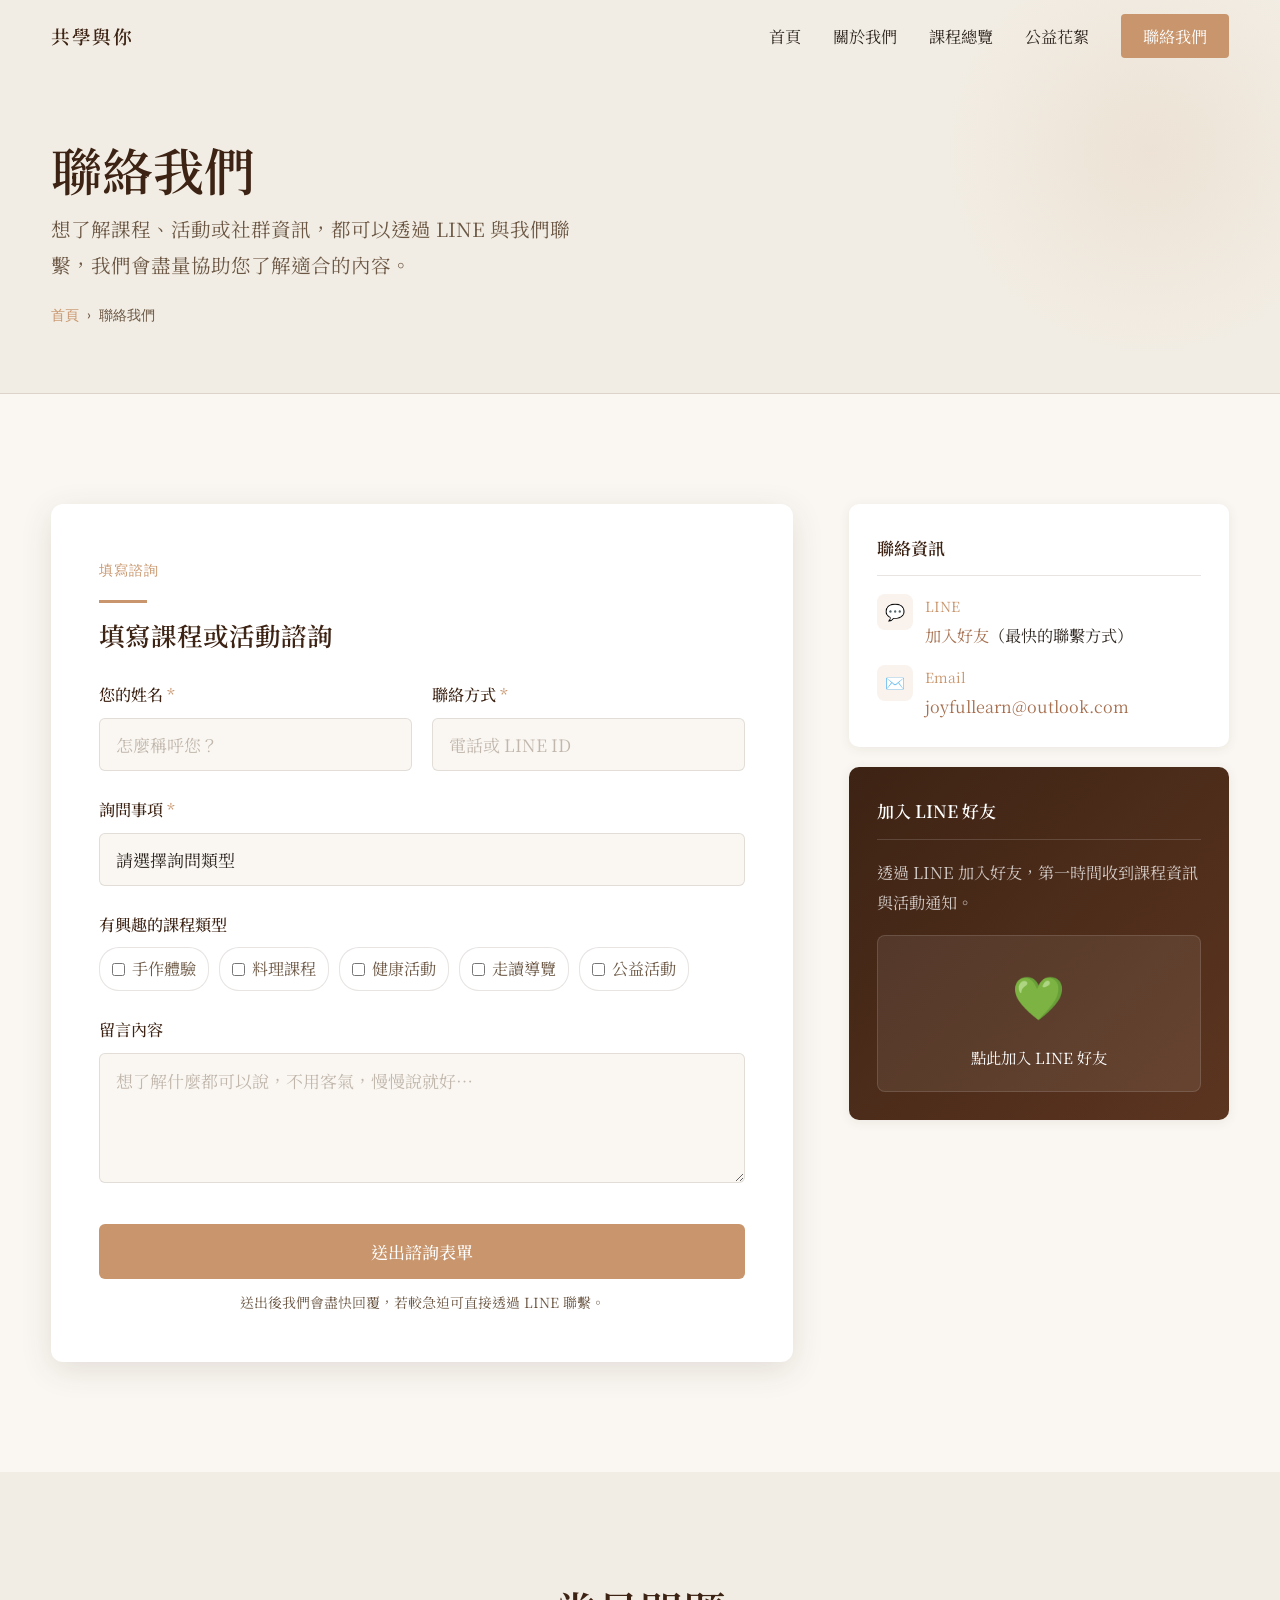
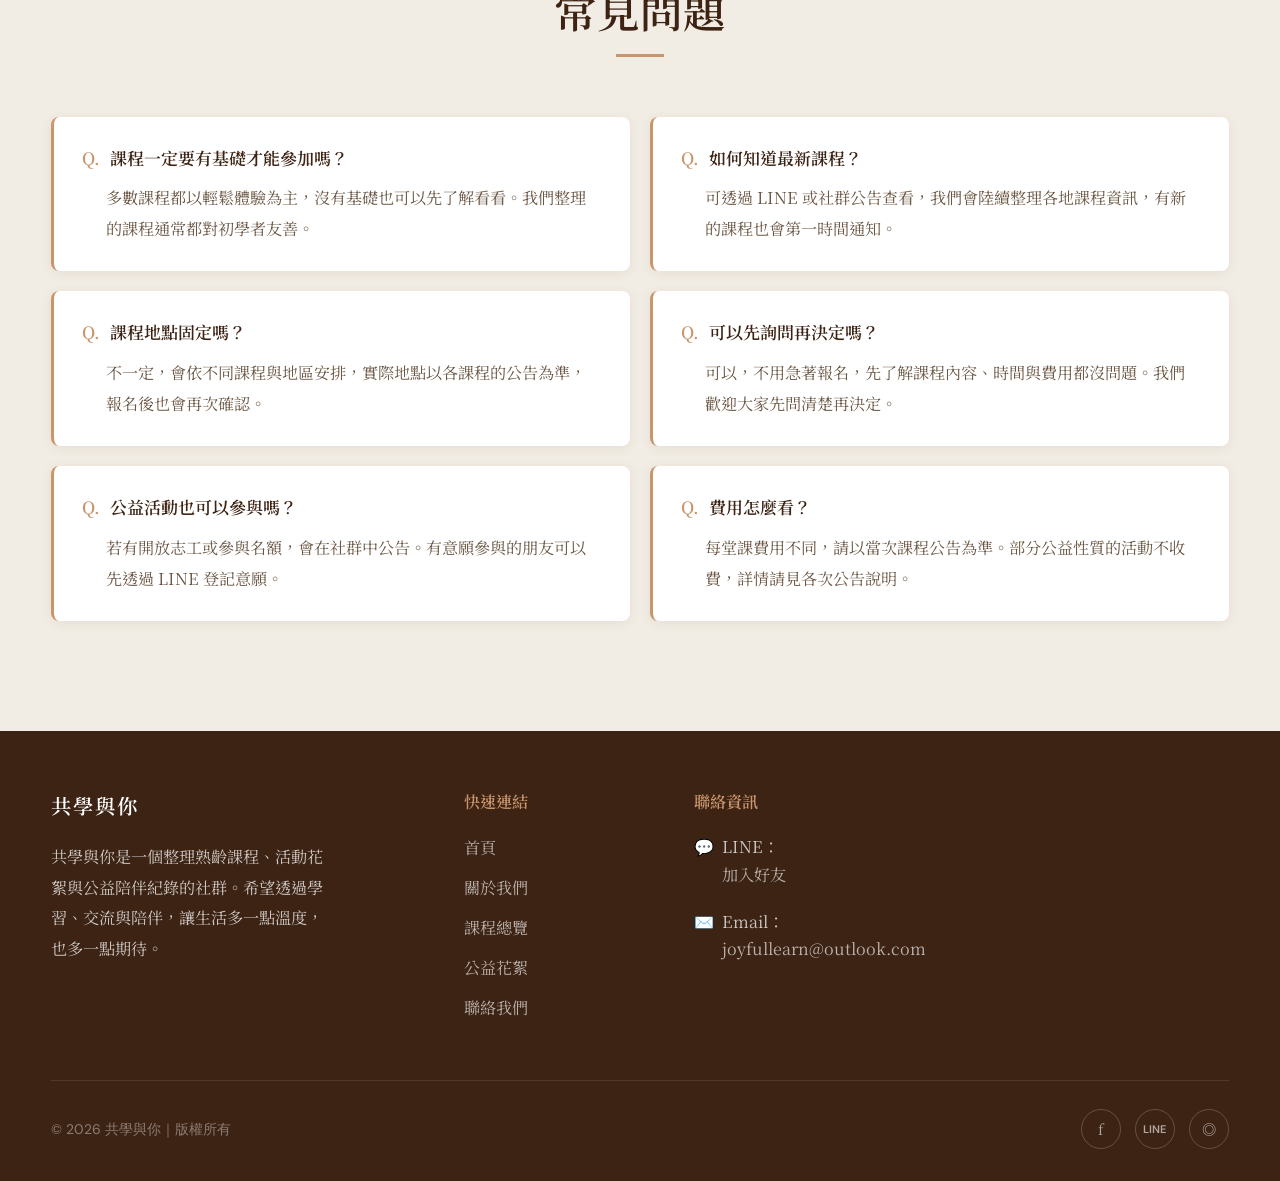
<file: contact.html>
<!DOCTYPE html>
<html lang="zh-TW">
<head>
<meta charset="UTF-8">
<link rel="icon" type="image/png" href="/images/favicon.png">
<meta name="viewport" content="width=device-width, initial-scale=1.0">
<title>聯絡我們｜課程詢問、活動報名與 LINE 諮詢 — 共學與你</title>
<meta name="description" content="想了解共學與你的熟齡課程、活動報名或公益參與資訊，歡迎透過 LINE 加入好友或填寫表單詢問，也可寄信至 joyfullearn@outlook.com，我們會盡快回覆。">
<meta name="keywords" content="共學與你聯絡,課程詢問,LINE課程報名,熟齡課程諮詢,活動報名,公益志工報名,LINE詢問">
<link rel="canonical" href="https://learnwithyou.tw/contact.html">
<meta property="og:type" content="website">
<meta property="og:title" content="聯絡我們｜課程詢問、活動報名與 LINE 諮詢 — 共學與你">
<meta property="og:description" content="想了解共學與你的熟齡課程或公益活動，歡迎透過 LINE 加入好友或填寫表單與我們聯繫。">
<meta property="og:url" content="https://learnwithyou.tw/contact.html">
<meta property="og:image" content="https://learnwithyou.tw/images/og-image.jpg">
<meta property="og:image:width" content="1200">
<meta property="og:image:height" content="630">
<meta property="og:site_name" content="共學與你">
<meta property="og:locale" content="zh_TW">
<meta name="twitter:card" content="summary_large_image">
<meta name="twitter:title" content="聯絡我們｜課程詢問、活動報名與 LINE 諮詢 — 共學與你">
<meta name="twitter:description" content="想了解共學與你的熟齡課程或公益活動，歡迎透過 LINE 或表單與我們聯繫。">
<meta name="twitter:image" content="https://learnwithyou.tw/images/og-image.jpg">
<link rel="stylesheet" href="css/global.css">
<style>
.contact-layout {
  display: grid;
  grid-template-columns: 1fr 380px;
  gap: 56px;
  align-items: start;
}
.contact-form-card {
  background: white;
  border-radius: 12px;
  padding: 48px;
  box-shadow: var(--shadow-md);
}
.form-group { margin-bottom: 24px; }
.form-label {
  display: block;
  font-family: 'Noto Serif TC', serif;
  font-size: var(--fs-sm);
  font-weight: 500;
  color: var(--bark);
  margin-bottom: 8px;
}
.form-label span { color: var(--gold); }
.form-control {
  width: 100%;
  padding: 13px 16px;
  border: 1.5px solid var(--border);
  border-radius: 6px;
  font-family: 'Noto Serif TC', serif;
  font-size: var(--fs-md);
  color: var(--charcoal);
  background: var(--cream);
  transition: border-color .25s, box-shadow .25s;
  outline: none;
  -webkit-appearance: none;
  min-height: 50px;
}
.form-control:focus {
  border-color: var(--gold);
  box-shadow: 0 0 0 3px rgba(200,149,108,.15);
}
.form-control::placeholder { color: rgba(107,87,68,.4); }
textarea.form-control { resize: vertical; min-height: 130px; line-height: 1.7; }
select.form-control { cursor: pointer; }
.form-row { display: grid; grid-template-columns: 1fr 1fr; gap: 20px; }
.checkbox-group { display: flex; flex-wrap: wrap; gap: 10px; margin-top: 6px; }
.checkbox-group label {
  display: flex;
  align-items: center;
  gap: 7px;
  font-size: var(--fs-sm);
  color: var(--warm-mid);
  cursor: pointer;
  min-height: 40px;
  padding: 6px 12px;
  border: 1px solid var(--border);
  border-radius: 20px;
  background: white;
  transition: border-color .2s, color .2s;
}
.checkbox-group label:has(input:checked) { border-color: var(--gold); color: var(--gold-dk); }
.checkbox-group input { accent-color: var(--gold); }
.form-submit {
  width: 100%;
  padding: 15px;
  background: var(--gold);
  color: white;
  border: none;
  border-radius: 6px;
  font-family: 'Noto Serif TC', serif;
  font-size: var(--fs-md);
  font-weight: 500;
  cursor: pointer;
  transition: var(--transition);
  margin-top: 8px;
  min-height: 52px;
}
.form-submit:hover { background: var(--gold-dk); transform: translateY(-2px); box-shadow: var(--shadow-md); }
.form-note {
  font-size: var(--fs-xs);
  color: var(--warm-mid);
  text-align: center;
  margin-top: 12px;
  line-height: 1.7;
}
.success-msg {
  display: none;
  background: #e8f5e9;
  border: 1px solid #a5d6a7;
  border-radius: 8px;
  padding: 24px;
  text-align: center;
  color: #2e7d32;
  font-size: var(--fs-md);
  margin-top: 16px;
  line-height: 1.8;
}

.info-card {
  background: white;
  border-radius: 10px;
  padding: 28px;
  box-shadow: var(--shadow-sm);
  margin-bottom: 20px;
}
.info-card h3 {
  font-family: 'Noto Serif TC', serif;
  font-size: 1rem;
  font-weight: 600;
  color: var(--bark);
  margin-bottom: 18px;
  padding-bottom: 12px;
  border-bottom: 1px solid var(--border);
}
.info-item { display: flex; gap: 12px; margin-bottom: 16px; align-items: flex-start; }
.info-item:last-child { margin-bottom: 0; }
.info-icon {
  width: 36px; height: 36px;
  border-radius: 8px;
  background: rgba(200,149,108,.12);
  display: flex; align-items: center; justify-content: center;
  font-size: .95rem;
  flex-shrink: 0;
}
.info-text-label { font-size: var(--fs-xs); color: var(--gold); margin-bottom: 2px; }
.info-text-val { font-size: var(--fs-sm); color: var(--charcoal); line-height: 1.65; }

/* FAQ */
.faq-grid { display: grid; grid-template-columns: 1fr 1fr; gap: 20px; }
.faq-item {
  background: white;
  border-radius: 8px;
  padding: 28px;
  box-shadow: var(--shadow-sm);
  border-left: 3px solid var(--gold);
}
.faq-q {
  font-family: 'Noto Serif TC', serif;
  font-size: 1rem;
  font-weight: 600;
  color: var(--bark);
  margin-bottom: 12px;
  display: flex;
  gap: 10px;
  line-height: 1.5;
}
.faq-q::before { content: 'Q.'; color: var(--gold); flex-shrink: 0; }
.faq-a { font-size: var(--fs-sm); color: var(--warm-mid); line-height: 1.9; padding-left: 24px; }

@media (max-width: 1100px) { .contact-layout { grid-template-columns: 1fr; } .contact-form-card { padding: 32px 24px; } }
@media (max-width: 640px) { .form-row { grid-template-columns: 1fr; } .faq-grid { grid-template-columns: 1fr; } }
</style>
</head>
<body>

<nav id="navbar">
  <div class="container nav-inner">
    <a href="index.html" class="nav-logo"><span class="logo-cn">共學與你</span></a>
    <ul class="nav-links">
      <li><a href="index.html">首頁</a></li>
      <li><a href="about.html">關於我們</a></li>
      <li><a href="courses.html">課程總覽</a></li>
      <li><a href="gallery.html">公益花絮</a></li>
      <li><a href="contact.html" class="nav-cta active">聯絡我們</a></li>
    </ul>
    <button class="hamburger"><span></span><span></span><span></span></button>
  </div>
</nav>
<nav class="mobile-menu">
  <a href="index.html">首頁</a><a href="about.html">關於我們</a>
  <a href="courses.html">課程總覽</a><a href="gallery.html">公益花絮</a><a href="contact.html">聯絡我們</a>
</nav>

<div class="page-hero">
  <div class="container">
    <h1 class="section-heading" style="font-size:clamp(2rem,5vw,3rem);margin-top:0;">聯絡我們</h1>
    <p class="section-sub">想了解課程、活動或社群資訊，都可以透過 LINE 與我們聯繫，我們會盡量協助您了解適合的內容。</p>
    <nav class="breadcrumb"><a href="index.html">首頁</a><span>›</span><span>聯絡我們</span></nav>
  </div>
</div>

<section class="section" style="background:var(--cream);">
  <div class="container">
    <div class="contact-layout">
      <!-- Form -->
      <div class="contact-form-card reveal">
        <span class="label">填寫諮詢</span>
        <div class="divider"></div>
        <h2 class="section-heading" style="font-size:1.5rem;margin-bottom:28px;">填寫課程或活動諮詢</h2>

        <form id="contactForm">
          <div class="form-row">
            <div class="form-group">
              <label class="form-label">您的姓名 <span>*</span></label>
              <input type="text" class="form-control" placeholder="怎麼稱呼您？" required>
            </div>
            <div class="form-group">
              <label class="form-label">聯絡方式 <span>*</span></label>
              <input type="text" class="form-control" placeholder="電話或 LINE ID" required>
            </div>
          </div>
          <div class="form-group">
            <label class="form-label">詢問事項 <span>*</span></label>
            <select class="form-control" required>
              <option value="" disabled selected>請選擇詢問類型</option>
              <option>課程詢問</option>
              <option>活動詢問</option>
              <option>公益活動</option>
              <option>合作洽談</option>
              <option>其他問題</option>
            </select>
          </div>
          <div class="form-group">
            <label class="form-label">有興趣的課程類型</label>
            <div class="checkbox-group">
              <label><input type="checkbox"> 手作體驗</label>
              <label><input type="checkbox"> 料理課程</label>
              <label><input type="checkbox"> 健康活動</label>
              <label><input type="checkbox"> 走讀導覽</label>
              <label><input type="checkbox"> 公益活動</label>
            </div>
          </div>
          <div class="form-group">
            <label class="form-label">留言內容</label>
            <textarea class="form-control" placeholder="想了解什麼都可以說，不用客氣，慢慢說就好…"></textarea>
          </div>
          <button type="submit" class="form-submit">送出諮詢表單</button>
          <p class="form-note">送出後我們會盡快回覆，若較急迫可直接透過 LINE 聯繫。</p>
        </form>
        <div class="success-msg" id="successMsg">
          感謝您的來信！我們已收到您的訊息，<br>會盡快與您聯繫，請稍待。
        </div>
      </div>

      <!-- Sidebar -->
      <aside>
        <div class="info-card reveal">
          <h3>聯絡資訊</h3>
          <div class="info-item">
            <div class="info-icon">💬</div>
            <div>
              <div class="info-text-label">LINE</div>
              <div class="info-text-val"><a href="https://line.me/ti/p/5mhVN8X2p-" target="_blank" style="color:var(--gold-dk);">加入好友</a>（最快的聯繫方式）</div>
            </div>
          </div>
          <div class="info-item">
            <div class="info-icon">✉️</div>
            <div>
              <div class="info-text-label">Email</div>
              <div class="info-text-val"><a href="mailto:joyfullearn@outlook.com" style="color:var(--gold-dk);">joyfullearn@outlook.com</a></div>
            </div>
          </div>
        </div>

        <div class="info-card reveal" style="background:linear-gradient(135deg,var(--bark),#5C3520);border:none;">
          <h3 style="color:white;border-bottom-color:rgba(255,255,255,.15);">加入 LINE 好友</h3>
          <p style="font-size:var(--fs-sm);color:rgba(255,255,255,.75);line-height:1.85;margin-bottom:18px;">透過 LINE 加入好友，第一時間收到課程資訊與活動通知。</p>
          <a href="https://line.me/ti/p/5mhVN8X2p-" target="_blank" style="display:block;background:rgba(255,255,255,.08);border-radius:8px;padding:20px;text-align:center;border:1px solid rgba(255,255,255,.12);text-decoration:none;transition:background .2s;" onmouseover="this.style.background='rgba(255,255,255,.15)'" onmouseout="this.style.background='rgba(255,255,255,.08)'">
            <div style="font-size:2.5rem;margin-bottom:8px;">💚</div>
            <div style="font-family:'Noto Serif TC',serif;font-size:.9rem;color:white;">點此加入 LINE 好友</div>
          </a>
        </div>
      </aside>
    </div>
  </div>
</section>

<!-- FAQ -->
<section class="section" style="background:var(--ivory);">
  <div class="container">
    <div class="section-header text-center">
      <h2 class="section-heading">常見問題</h2>
      <div class="divider"></div>
    </div>
    <div class="faq-grid">
      <div class="faq-item reveal">
        <div class="faq-q">課程一定要有基礎才能參加嗎？</div>
        <div class="faq-a">多數課程都以輕鬆體驗為主，沒有基礎也可以先了解看看。我們整理的課程通常都對初學者友善。</div>
      </div>
      <div class="faq-item reveal reveal-delay-1">
        <div class="faq-q">如何知道最新課程？</div>
        <div class="faq-a">可透過 LINE 或社群公告查看，我們會陸續整理各地課程資訊，有新的課程也會第一時間通知。</div>
      </div>
      <div class="faq-item reveal reveal-delay-2">
        <div class="faq-q">課程地點固定嗎？</div>
        <div class="faq-a">不一定，會依不同課程與地區安排，實際地點以各課程的公告為準，報名後也會再次確認。</div>
      </div>
      <div class="faq-item reveal reveal-delay-3">
        <div class="faq-q">可以先詢問再決定嗎？</div>
        <div class="faq-a">可以，不用急著報名，先了解課程內容、時間與費用都沒問題。我們歡迎大家先問清楚再決定。</div>
      </div>
      <div class="faq-item reveal">
        <div class="faq-q">公益活動也可以參與嗎？</div>
        <div class="faq-a">若有開放志工或參與名額，會在社群中公告。有意願參與的朋友可以先透過 LINE 登記意願。</div>
      </div>
      <div class="faq-item reveal reveal-delay-1">
        <div class="faq-q">費用怎麼看？</div>
        <div class="faq-a">每堂課費用不同，請以當次課程公告為準。部分公益性質的活動不收費，詳情請見各次公告說明。</div>
      </div>
    </div>
  </div>
</section>

<footer class="site-footer">
  <div class="container">
    <div class="footer-grid">
      <div class="footer-brand">
        <span class="logo-cn">共學與你</span>
        <p>共學與你是一個整理熟齡課程、活動花絮與公益陪伴紀錄的社群。希望透過學習、交流與陪伴，讓生活多一點溫度，也多一點期待。</p>
      </div>
      <div class="footer-col">
        <h4>快速連結</h4>
        <a href="index.html">首頁</a><a href="about.html">關於我們</a>
        <a href="courses.html">課程總覽</a><a href="gallery.html">公益花絮</a><a href="contact.html">聯絡我們</a>
      </div>
      <div class="footer-col footer-contact">
        <h4>聯絡資訊</h4>
        <p><span>💬</span><span>LINE：<a href="https://line.me/ti/p/5mhVN8X2p-" target="_blank" style="color:rgba(255,255,255,.65);">加入好友</a></span></p>
        <p><span>✉️</span><span>Email：<a href="mailto:joyfullearn@outlook.com" style="color:rgba(255,255,255,.65);">joyfullearn@outlook.com</a></span></p>
      </div>
    </div>
    <div class="footer-bottom">
      <p>© 2026 共學與你｜版權所有</p>
      <div class="social-links">
        <a href="https://www.facebook.com/profile.php?id=61590609484380" target="_blank" aria-label="Facebook">f</a>
        <a href="https://line.me/ti/p/5mhVN8X2p-" target="_blank" aria-label="LINE" style="font-family:'DM Sans',sans-serif;font-size:.65rem;font-weight:600;">LINE</a>
        <a href="#" aria-label="Instagram">◎</a>
      </div>
    </div>
  </div>
</footer>
<script src="js/nav.js"></script>
<script>
document.getElementById('contactForm').addEventListener('submit', function(e) {
  e.preventDefault();
  this.style.display = 'none';
  const msg = document.getElementById('successMsg');
  msg.style.display = 'block';
  window.scrollTo({ top: msg.offsetTop - 120, behavior: 'smooth' });
});
</script>
</body>
</html>
</file>
<file: css/global.css>
/* ===========================
   共學與你 — Global Stylesheet
   =========================== */

@import url('https://fonts.googleapis.com/css2?family=Noto+Serif+TC:wght@300;400;500;600;700&family=DM+Sans:wght@300;400;500&display=swap');

/* ── Design Tokens ── */
:root {
  --cream:    #FAF7F2;
  --ivory:    #F2EDE4;
  --gold:     #C8956C;
  --gold-dk:  #A67050;
  --rust:     #8B4A2F;
  --bark:     #3D2314;
  --sage:     #7A9E87;
  --charcoal: #2E2620;
  --warm-mid: #6B5744;
  --border:   rgba(61,35,20,.12);

  --fs-xs:  0.82rem;
  --fs-sm:  0.95rem;
  --fs-md:  1rem;
  --fs-lg:  1.15rem;
  --fs-xl:  1.375rem;
  --fs-2xl: 1.75rem;
  --fs-3xl: 2.25rem;
  --fs-4xl: 3rem;

  --radius: 4px;
  --shadow-sm: 0 2px 12px rgba(61,35,20,.08);
  --shadow-md: 0 8px 32px rgba(61,35,20,.12);
  --shadow-lg: 0 20px 60px rgba(61,35,20,.16);

  --transition: 0.35s cubic-bezier(0.25, 0.46, 0.45, 0.94);
  --nav-h: 72px;
}

/* ── Reset ── */
*, *::before, *::after { box-sizing: border-box; margin: 0; padding: 0; }
html { scroll-behavior: smooth; font-size: 17px; }
body {
  font-family: 'Noto Serif TC', serif;
  background: var(--cream);
  color: var(--charcoal);
  line-height: 1.85;
  overflow-x: hidden;
}
img { display: block; max-width: 100%; }
a { text-decoration: none; color: inherit; }
ul { list-style: none; }

/* ── Typography Helpers ── */
.sans { font-family: 'DM Sans', sans-serif; }
.label {
  font-family: 'DM Sans', sans-serif;
  font-size: var(--fs-xs);
  font-weight: 500;
  letter-spacing: .06em;
  color: var(--gold);
}
.section-heading {
  font-family: 'Noto Serif TC', serif;
  font-size: clamp(1.75rem, 4vw, 2.5rem);
  color: var(--bark);
  line-height: 1.3;
  margin-bottom: .5rem;
  font-weight: 600;
}
.section-sub {
  font-size: var(--fs-lg);
  color: var(--warm-mid);
  max-width: 540px;
  line-height: 1.85;
}
.text-center { text-align: center; }
.text-center .section-sub { margin-inline: auto; }

/* ── Layout Utilities ── */
.container {
  width: min(1180px, 92vw);
  margin-inline: auto;
}
.section {
  padding-block: clamp(56px, 9vw, 110px);
}
.section-header {
  margin-bottom: clamp(36px, 5vw, 60px);
}
.divider {
  width: 48px; height: 3px;
  background: var(--gold);
  margin-block: 16px;
}
.text-center .divider { margin-inline: auto; }

/* ── Buttons ── */
.btn {
  display: inline-flex;
  align-items: center;
  gap: 8px;
  padding: 14px 30px;
  border-radius: var(--radius);
  font-family: 'Noto Serif TC', serif;
  font-size: var(--fs-md);
  font-weight: 500;
  cursor: pointer;
  border: none;
  transition: var(--transition);
  min-height: 48px;
}
.btn-primary {
  background: var(--gold);
  color: white;
}
.btn-primary:hover {
  background: var(--gold-dk);
  transform: translateY(-2px);
  box-shadow: var(--shadow-md);
}
.btn-outline {
  background: transparent;
  color: var(--bark);
  border: 1.5px solid var(--gold);
}
.btn-outline:hover {
  background: var(--gold);
  color: white;
  transform: translateY(-2px);
}
.btn-ghost {
  background: transparent;
  color: var(--gold-dk);
  padding-left: 0;
  padding-right: 0;
  min-height: unset;
}
.btn-ghost::after {
  content: '→';
  transition: transform .25s;
}
.btn-ghost:hover::after { transform: translateX(5px); }

/* ── Navigation ── */
#navbar {
  position: fixed;
  top: 0; left: 0; right: 0;
  height: var(--nav-h);
  z-index: 900;
  background: rgba(250,247,242,0);
  transition: background .4s, box-shadow .4s;
}
#navbar.scrolled {
  background: rgba(250,247,242,.97);
  box-shadow: 0 1px 0 var(--border), var(--shadow-sm);
  backdrop-filter: blur(12px);
}
.nav-inner {
  display: flex;
  align-items: center;
  justify-content: space-between;
  height: 100%;
}
.nav-logo {
  display: flex;
  flex-direction: column;
  line-height: 1.2;
}
.nav-logo .logo-cn {
  font-family: 'Noto Serif TC', serif;
  font-weight: 600;
  font-size: 1.1rem;
  color: var(--bark);
  letter-spacing: .08em;
}
/* 隱藏英文副標 */
.nav-logo .logo-en {
  display: none;
}
.nav-links {
  display: flex;
  align-items: center;
  gap: 32px;
}
.nav-links a {
  font-family: 'Noto Serif TC', serif;
  font-size: var(--fs-sm);
  font-weight: 400;
  color: var(--charcoal);
  transition: color .25s;
  position: relative;
}
.nav-links a::after {
  content: '';
  position: absolute;
  bottom: -3px; left: 0;
  width: 0; height: 1.5px;
  background: var(--gold);
  transition: width .3s;
}
.nav-links a:hover,
.nav-links a.active { color: var(--gold-dk); }
.nav-links a:hover::after,
.nav-links a.active::after { width: 100%; }
.nav-cta {
  padding: 10px 22px;
  background: var(--gold);
  color: white !important;
  border-radius: var(--radius);
}
.nav-cta::after { display: none !important; }
.nav-cta:hover { background: var(--gold-dk) !important; }

/* hamburger */
.hamburger {
  display: none;
  flex-direction: column;
  gap: 5px;
  cursor: pointer;
  padding: 8px;
  background: none;
  border: none;
}
.hamburger span {
  display: block;
  width: 26px; height: 2px;
  background: var(--charcoal);
  border-radius: 2px;
  transition: var(--transition);
}
.hamburger.open span:nth-child(1) { transform: translateY(7px) rotate(45deg); }
.hamburger.open span:nth-child(2) { opacity: 0; }
.hamburger.open span:nth-child(3) { transform: translateY(-7px) rotate(-45deg); }

.mobile-menu {
  display: none;
  position: fixed;
  top: var(--nav-h); left: 0; right: 0;
  background: var(--ivory);
  border-top: 1px solid var(--border);
  box-shadow: var(--shadow-lg);
  z-index: 899;
  padding: 24px;
  flex-direction: column;
  gap: 0;
}
.mobile-menu.open { display: flex; }
.mobile-menu a {
  font-family: 'Noto Serif TC', serif;
  font-size: 1.1rem;
  color: var(--charcoal);
  padding: 16px 0;
  border-bottom: 1px solid var(--border);
  transition: color .2s;
}
.mobile-menu a:last-child { border-bottom: none; }
.mobile-menu a:hover { color: var(--gold-dk); }

/* ── Footer ── */
.site-footer {
  background: var(--bark);
  color: rgba(255,255,255,.75);
  padding-block: 56px 32px;
}
.footer-grid {
  display: grid;
  grid-template-columns: 2fr 1fr 1fr 1.4fr;
  gap: 48px;
  padding-bottom: 48px;
  border-bottom: 1px solid rgba(255,255,255,.1);
}
.footer-brand .logo-cn {
  font-family: 'Noto Serif TC', serif;
  font-size: 1.2rem;
  font-weight: 600;
  color: white;
  letter-spacing: .1em;
  display: block;
  margin-bottom: 16px;
}
/* footer 不顯示英文 */
.footer-brand .logo-en {
  display: none;
}
.footer-brand p {
  font-size: var(--fs-sm);
  line-height: 1.9;
  max-width: 280px;
}
.footer-col h4 {
  font-family: 'Noto Serif TC', serif;
  font-size: var(--fs-sm);
  font-weight: 600;
  color: var(--gold);
  margin-bottom: 16px;
}
.footer-col a {
  display: block;
  font-size: var(--fs-sm);
  color: rgba(255,255,255,.65);
  margin-bottom: 10px;
  transition: color .2s;
}
.footer-col a:hover { color: white; }
.footer-contact p {
  font-size: var(--fs-sm);
  margin-bottom: 10px;
  display: flex;
  gap: 8px;
  align-items: flex-start;
  line-height: 1.7;
}
.footer-contact p span:first-child { color: var(--gold); flex-shrink: 0; }
.footer-bottom {
  padding-top: 28px;
  display: flex;
  align-items: center;
  justify-content: space-between;
  flex-wrap: wrap;
  gap: 12px;
}
.footer-bottom p {
  font-family: 'DM Sans', sans-serif;
  font-size: var(--fs-xs);
  color: rgba(255,255,255,.4);
}
.social-links {
  display: flex;
  gap: 14px;
}
.social-links a {
  width: 40px; height: 40px;
  border: 1px solid rgba(255,255,255,.2);
  border-radius: 50%;
  display: flex;
  align-items: center;
  justify-content: center;
  font-size: .85rem;
  color: rgba(255,255,255,.6);
  transition: var(--transition);
}
.social-links a:hover {
  border-color: var(--gold);
  color: var(--gold);
  transform: translateY(-3px);
}

/* ── Page Hero (inner pages) ── */
.page-hero {
  padding-top: calc(var(--nav-h) + 64px);
  padding-bottom: 64px;
  background: var(--ivory);
  border-bottom: 1px solid var(--border);
  position: relative;
  overflow: hidden;
}
.page-hero::before {
  content: '';
  position: absolute;
  top: -60px; right: -80px;
  width: 420px; height: 420px;
  background: radial-gradient(circle, rgba(200,149,108,.12) 0%, transparent 70%);
  pointer-events: none;
}
.page-hero .label { margin-bottom: 14px; }
.breadcrumb {
  display: flex;
  align-items: center;
  gap: 8px;
  font-family: 'DM Sans', sans-serif;
  font-size: var(--fs-xs);
  color: var(--warm-mid);
  margin-top: 20px;
}
.breadcrumb a { color: var(--gold); }
.breadcrumb span { color: var(--warm-mid); }

/* ── Cards ── */
.card {
  background: white;
  border-radius: 8px;
  overflow: hidden;
  box-shadow: var(--shadow-sm);
  transition: transform .3s, box-shadow .3s;
}
.card:hover {
  transform: translateY(-6px);
  box-shadow: var(--shadow-md);
}
.card-img {
  width: 100%;
  aspect-ratio: 4/3;
  object-fit: cover;
  background: var(--ivory);
}
.card-body { padding: 24px; }
.card-tag {
  font-family: 'Noto Serif TC', serif;
  font-size: .78rem;
  font-weight: 500;
  color: var(--sage);
  margin-bottom: 8px;
}
.card-title {
  font-family: 'Noto Serif TC', serif;
  font-size: var(--fs-lg);
  font-weight: 600;
  color: var(--bark);
  line-height: 1.4;
  margin-bottom: 10px;
}
.card-text {
  font-size: var(--fs-sm);
  color: var(--warm-mid);
  line-height: 1.85;
}

/* ── Scroll Reveal ── */
.reveal {
  opacity: 0;
  transform: translateY(32px);
  transition: opacity .7s ease, transform .7s ease;
}
.reveal.visible {
  opacity: 1;
  transform: none;
}
.reveal-delay-1 { transition-delay: .1s; }
.reveal-delay-2 { transition-delay: .2s; }
.reveal-delay-3 { transition-delay: .3s; }
.reveal-delay-4 { transition-delay: .4s; }

/* ── Tag Badges ── */
.badge {
  display: inline-block;
  padding: 4px 12px;
  border-radius: 20px;
  font-family: 'Noto Serif TC', serif;
  font-size: var(--fs-xs);
  font-weight: 500;
}
.badge-gold { background: rgba(200,149,108,.15); color: var(--gold-dk); }
.badge-sage { background: rgba(122,158,135,.15); color: var(--sage); }
.badge-rust { background: rgba(139,74,47,.12); color: var(--rust); }

/* ── Responsive ── */
@media (max-width: 1024px) {
  .footer-grid { grid-template-columns: 1fr 1fr; }
}
@media (max-width: 768px) {
  html { font-size: 16px; }
  .nav-links { display: none; }
  .hamburger { display: flex; }
  .footer-grid { grid-template-columns: 1fr; gap: 32px; }
  .footer-bottom { flex-direction: column; align-items: flex-start; }
}
</file>
